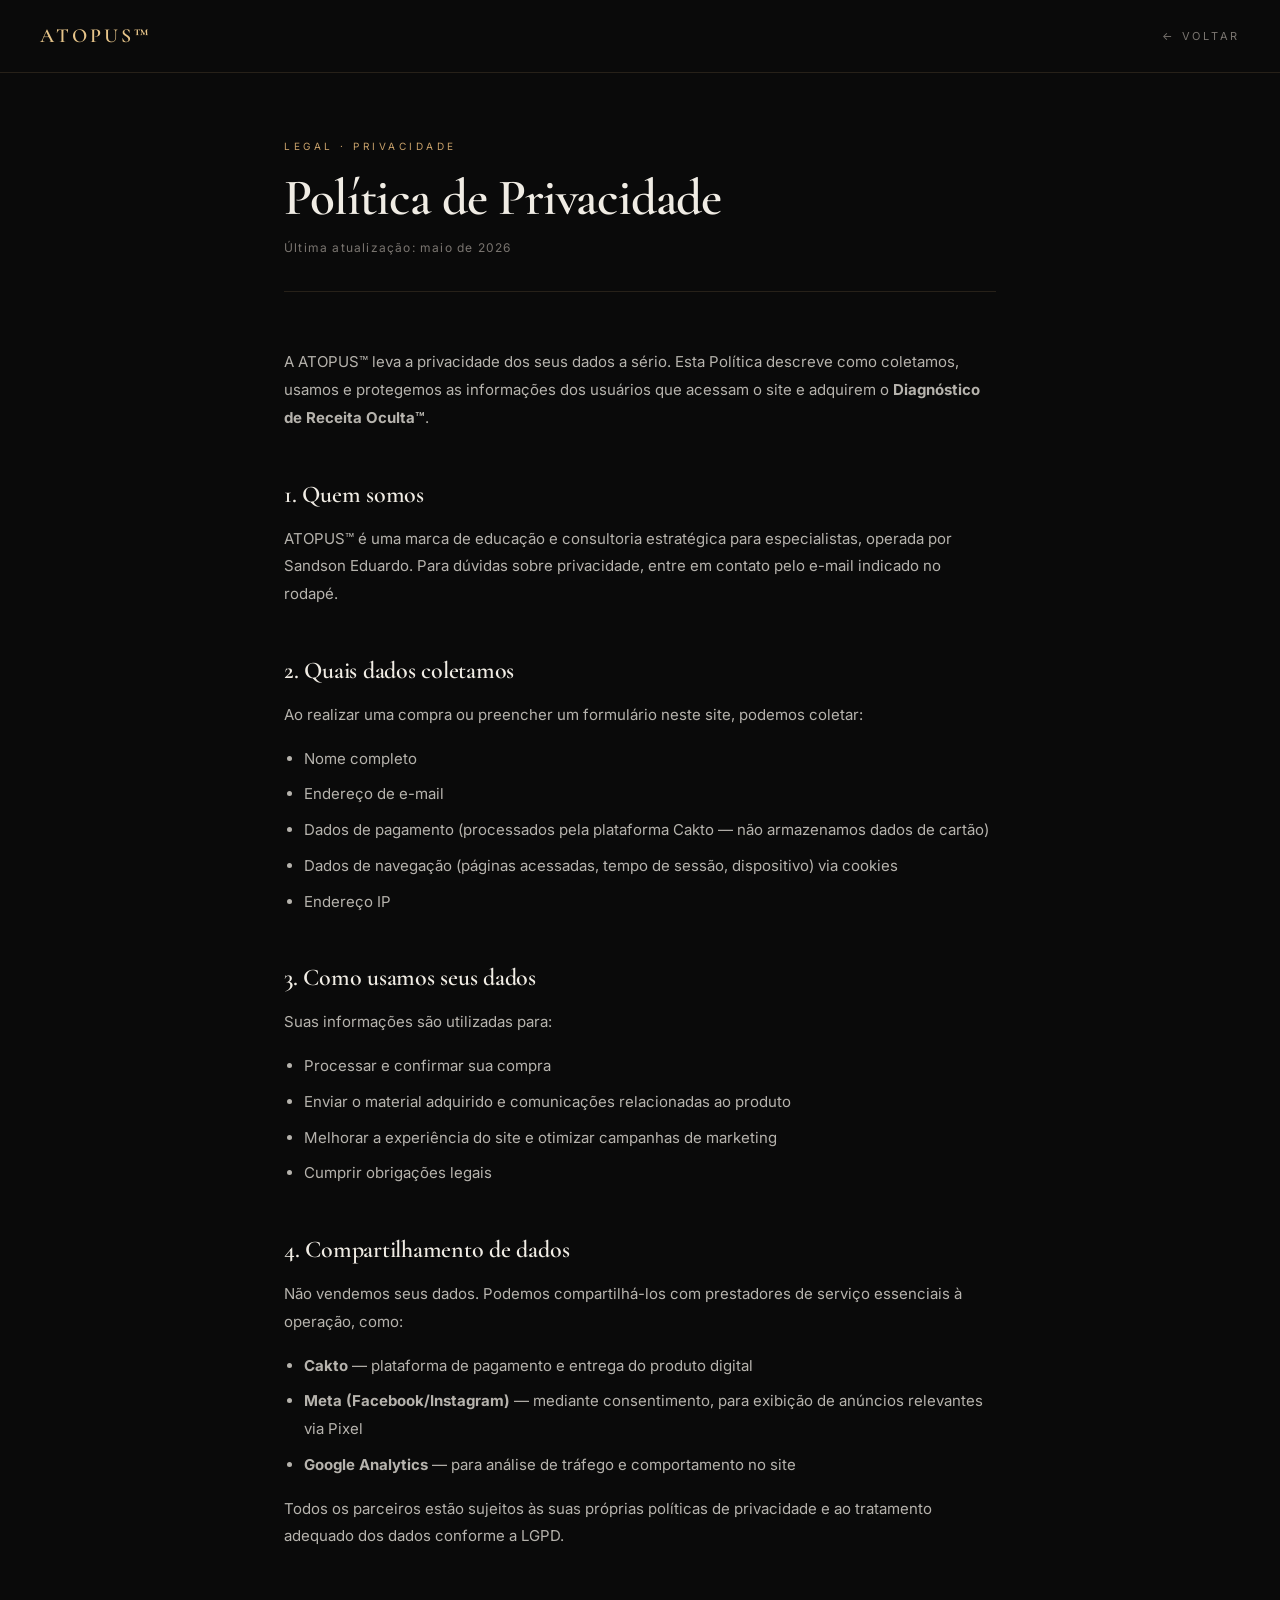
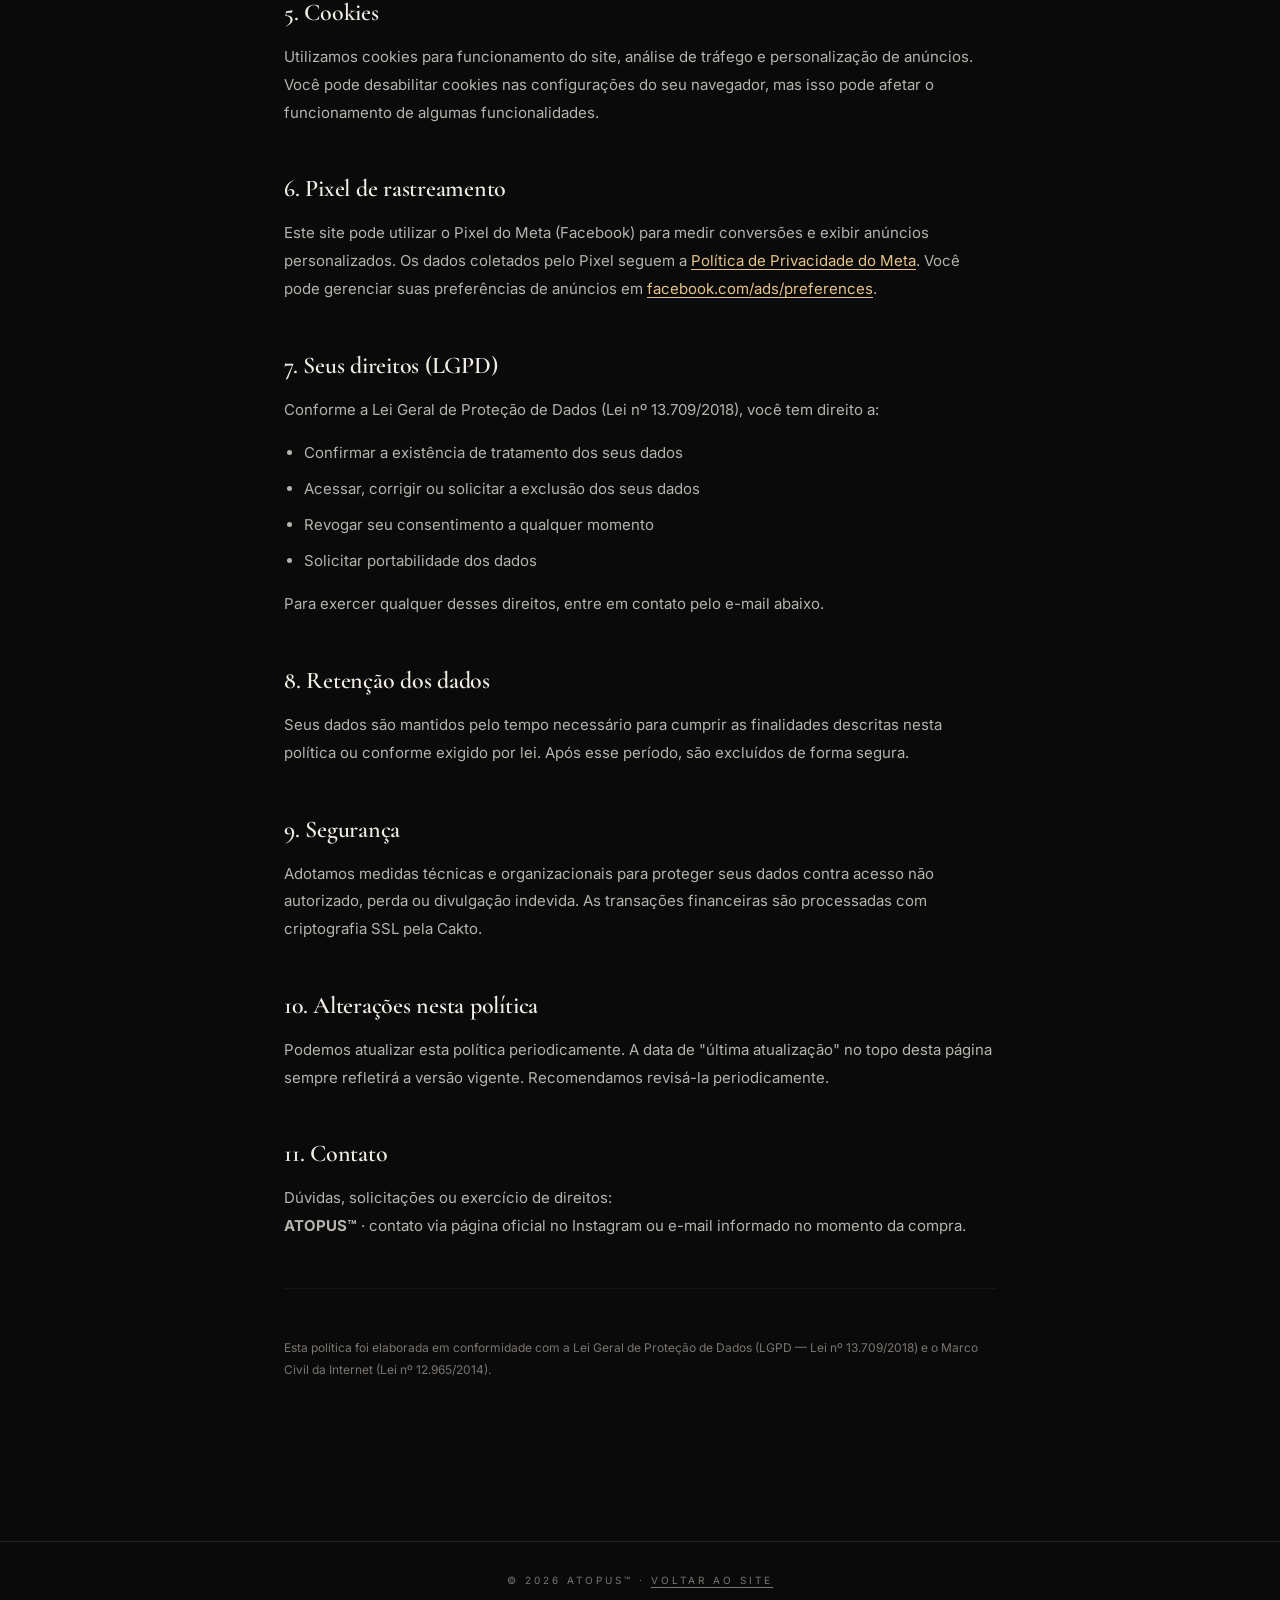
<file: politica-de-privacidade.html>
<!DOCTYPE html>
<html lang="pt-BR" class="dark">
<head>
  <meta charset="utf-8"/>
  <meta name="viewport" content="width=device-width, initial-scale=1"/>
  <title>Política de Privacidade · ATOPUS™</title>
  <meta name="robots" content="noindex"/>
  <link rel="preconnect" href="https://fonts.googleapis.com"/>
  <link rel="preconnect" href="https://fonts.gstatic.com" crossorigin="anonymous"/>
  <link rel="stylesheet" href="https://fonts.googleapis.com/css2?family=Cormorant+Garamond:ital,wght@0,300;0,400;0,500;0,600;0,700;1,400&family=Inter:wght@300;400;500;600;700&display=swap"/>
  <style>
    *, *::before, *::after { box-sizing: border-box; margin: 0; padding: 0; }

    :root {
      --gold: #c9a26b;
      --gold-bright: #e6c489;
      --bg: #0a0a0a;
      --fg: #f0ece4;
      --muted: #7a7570;
      --border: rgba(201,162,107,0.15);
      --card: rgba(255,255,255,0.03);
    }

    html { background: var(--bg); color: var(--fg); font-family: 'Inter', sans-serif; }

    body {
      min-height: 100vh;
      padding: 0;
      background: var(--bg);
    }

    header {
      border-bottom: 1px solid var(--border);
      padding: 24px 40px;
      display: flex;
      align-items: center;
      justify-content: space-between;
    }

    .logo {
      font-family: 'Cormorant Garamond', serif;
      font-size: 1.25rem;
      font-weight: 600;
      letter-spacing: 0.15em;
      color: var(--gold-bright);
      text-transform: uppercase;
      text-decoration: none;
    }

    .back {
      font-size: 11px;
      letter-spacing: 0.25em;
      text-transform: uppercase;
      color: var(--muted);
      text-decoration: none;
      transition: color 0.2s;
    }
    .back:hover { color: var(--gold-bright); }

    main {
      max-width: 760px;
      margin: 64px auto;
      padding: 0 24px 80px;
    }

    .tag {
      font-size: 10px;
      letter-spacing: 0.35em;
      text-transform: uppercase;
      color: var(--gold);
      margin-bottom: 16px;
    }

    h1 {
      font-family: 'Cormorant Garamond', serif;
      font-size: clamp(2rem, 5vw, 3.2rem);
      font-weight: 600;
      line-height: 1.05;
      letter-spacing: -0.02em;
      margin-bottom: 12px;
    }

    .updated {
      font-size: 12px;
      color: var(--muted);
      letter-spacing: 0.1em;
      margin-bottom: 56px;
      padding-bottom: 32px;
      border-bottom: 1px solid var(--border);
    }

    h2 {
      font-family: 'Cormorant Garamond', serif;
      font-size: 1.5rem;
      font-weight: 600;
      color: var(--fg);
      margin: 48px 0 16px;
      letter-spacing: -0.01em;
    }

    p {
      font-size: 15px;
      line-height: 1.85;
      color: rgba(240,236,228,0.75);
      margin-bottom: 16px;
    }

    ul {
      padding-left: 20px;
      margin-bottom: 16px;
    }

    ul li {
      font-size: 15px;
      line-height: 1.85;
      color: rgba(240,236,228,0.75);
      margin-bottom: 8px;
    }

    a { color: var(--gold-bright); text-decoration: underline; text-underline-offset: 3px; }

    .divider {
      height: 1px;
      background: var(--border);
      margin: 48px 0;
      opacity: 0.5;
    }

    footer {
      border-top: 1px solid var(--border);
      padding: 32px 40px;
      text-align: center;
      font-size: 10px;
      letter-spacing: 0.3em;
      text-transform: uppercase;
      color: var(--muted);
    }
  </style>
</head>
<body>

<header>
  <a class="logo" href="/">ATOPUS™</a>
  <a class="back" href="/">← Voltar</a>
</header>

<main>
  <p class="tag">Legal · Privacidade</p>
  <h1>Política de Privacidade</h1>
  <p class="updated">Última atualização: maio de 2026</p>

  <p>A ATOPUS™ leva a privacidade dos seus dados a sério. Esta Política descreve como coletamos, usamos e protegemos as informações dos usuários que acessam o site e adquirem o <strong>Diagnóstico de Receita Oculta™</strong>.</p>

  <h2>1. Quem somos</h2>
  <p>ATOPUS™ é uma marca de educação e consultoria estratégica para especialistas, operada por Sandson Eduardo. Para dúvidas sobre privacidade, entre em contato pelo e-mail indicado no rodapé.</p>

  <h2>2. Quais dados coletamos</h2>
  <p>Ao realizar uma compra ou preencher um formulário neste site, podemos coletar:</p>
  <ul>
    <li>Nome completo</li>
    <li>Endereço de e-mail</li>
    <li>Dados de pagamento (processados pela plataforma Cakto — não armazenamos dados de cartão)</li>
    <li>Dados de navegação (páginas acessadas, tempo de sessão, dispositivo) via cookies</li>
    <li>Endereço IP</li>
  </ul>

  <h2>3. Como usamos seus dados</h2>
  <p>Suas informações são utilizadas para:</p>
  <ul>
    <li>Processar e confirmar sua compra</li>
    <li>Enviar o material adquirido e comunicações relacionadas ao produto</li>
    <li>Melhorar a experiência do site e otimizar campanhas de marketing</li>
    <li>Cumprir obrigações legais</li>
  </ul>

  <h2>4. Compartilhamento de dados</h2>
  <p>Não vendemos seus dados. Podemos compartilhá-los com prestadores de serviço essenciais à operação, como:</p>
  <ul>
    <li><strong>Cakto</strong> — plataforma de pagamento e entrega do produto digital</li>
    <li><strong>Meta (Facebook/Instagram)</strong> — mediante consentimento, para exibição de anúncios relevantes via Pixel</li>
    <li><strong>Google Analytics</strong> — para análise de tráfego e comportamento no site</li>
  </ul>
  <p>Todos os parceiros estão sujeitos às suas próprias políticas de privacidade e ao tratamento adequado dos dados conforme a LGPD.</p>

  <h2>5. Cookies</h2>
  <p>Utilizamos cookies para funcionamento do site, análise de tráfego e personalização de anúncios. Você pode desabilitar cookies nas configurações do seu navegador, mas isso pode afetar o funcionamento de algumas funcionalidades.</p>

  <h2>6. Pixel de rastreamento</h2>
  <p>Este site pode utilizar o Pixel do Meta (Facebook) para medir conversões e exibir anúncios personalizados. Os dados coletados pelo Pixel seguem a <a href="https://www.facebook.com/privacy/explanation" target="_blank" rel="noopener">Política de Privacidade do Meta</a>. Você pode gerenciar suas preferências de anúncios em <a href="https://www.facebook.com/ads/preferences" target="_blank" rel="noopener">facebook.com/ads/preferences</a>.</p>

  <h2>7. Seus direitos (LGPD)</h2>
  <p>Conforme a Lei Geral de Proteção de Dados (Lei nº 13.709/2018), você tem direito a:</p>
  <ul>
    <li>Confirmar a existência de tratamento dos seus dados</li>
    <li>Acessar, corrigir ou solicitar a exclusão dos seus dados</li>
    <li>Revogar seu consentimento a qualquer momento</li>
    <li>Solicitar portabilidade dos dados</li>
  </ul>
  <p>Para exercer qualquer desses direitos, entre em contato pelo e-mail abaixo.</p>

  <h2>8. Retenção dos dados</h2>
  <p>Seus dados são mantidos pelo tempo necessário para cumprir as finalidades descritas nesta política ou conforme exigido por lei. Após esse período, são excluídos de forma segura.</p>

  <h2>9. Segurança</h2>
  <p>Adotamos medidas técnicas e organizacionais para proteger seus dados contra acesso não autorizado, perda ou divulgação indevida. As transações financeiras são processadas com criptografia SSL pela Cakto.</p>

  <h2>10. Alterações nesta política</h2>
  <p>Podemos atualizar esta política periodicamente. A data de "última atualização" no topo desta página sempre refletirá a versão vigente. Recomendamos revisá-la periodicamente.</p>

  <h2>11. Contato</h2>
  <p>Dúvidas, solicitações ou exercício de direitos:<br/>
  <strong>ATOPUS™</strong> · contato via página oficial no Instagram ou e-mail informado no momento da compra.</p>

  <div class="divider"></div>
  <p style="font-size:12px; color: var(--muted);">Esta política foi elaborada em conformidade com a Lei Geral de Proteção de Dados (LGPD — Lei nº 13.709/2018) e o Marco Civil da Internet (Lei nº 12.965/2014).</p>
</main>

<footer>
  © 2026 ATOPUS™ · <a href="/" style="color:inherit;">Voltar ao site</a>
</footer>

</body>
</html>
</file>
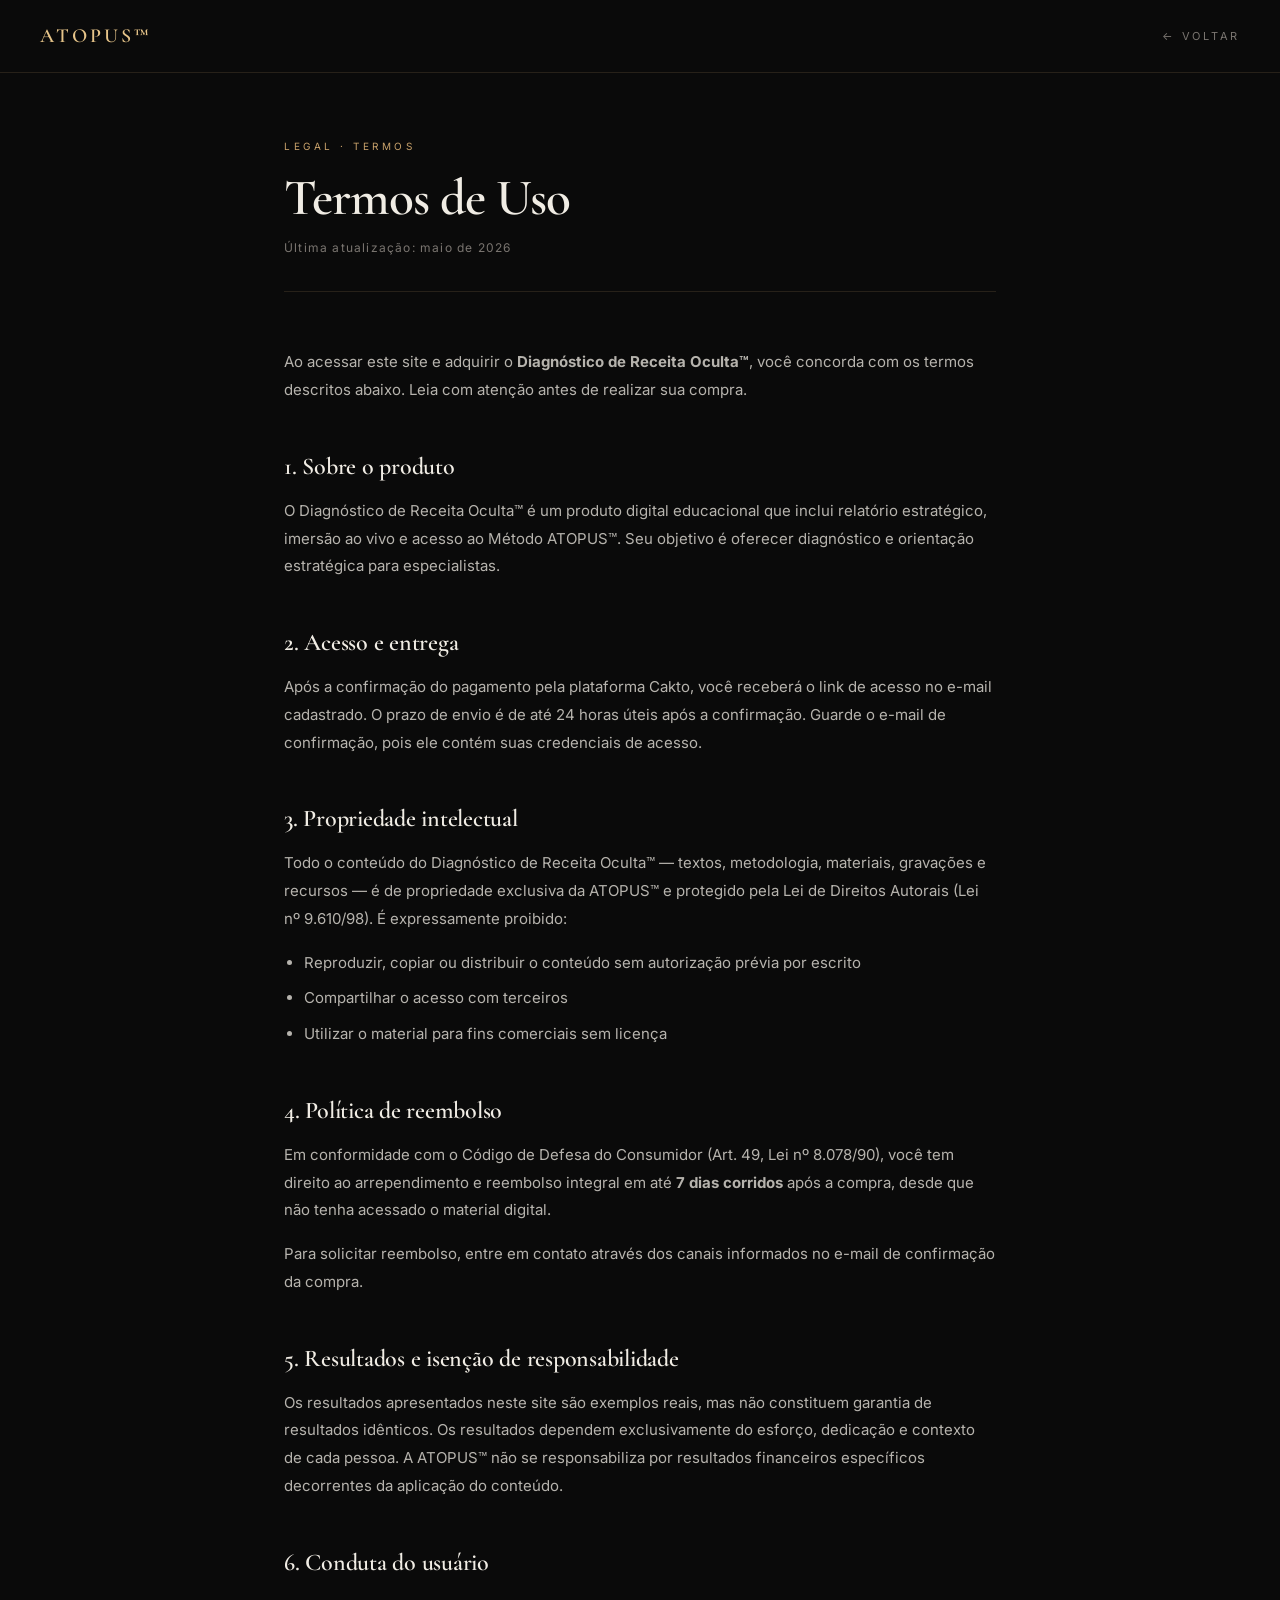
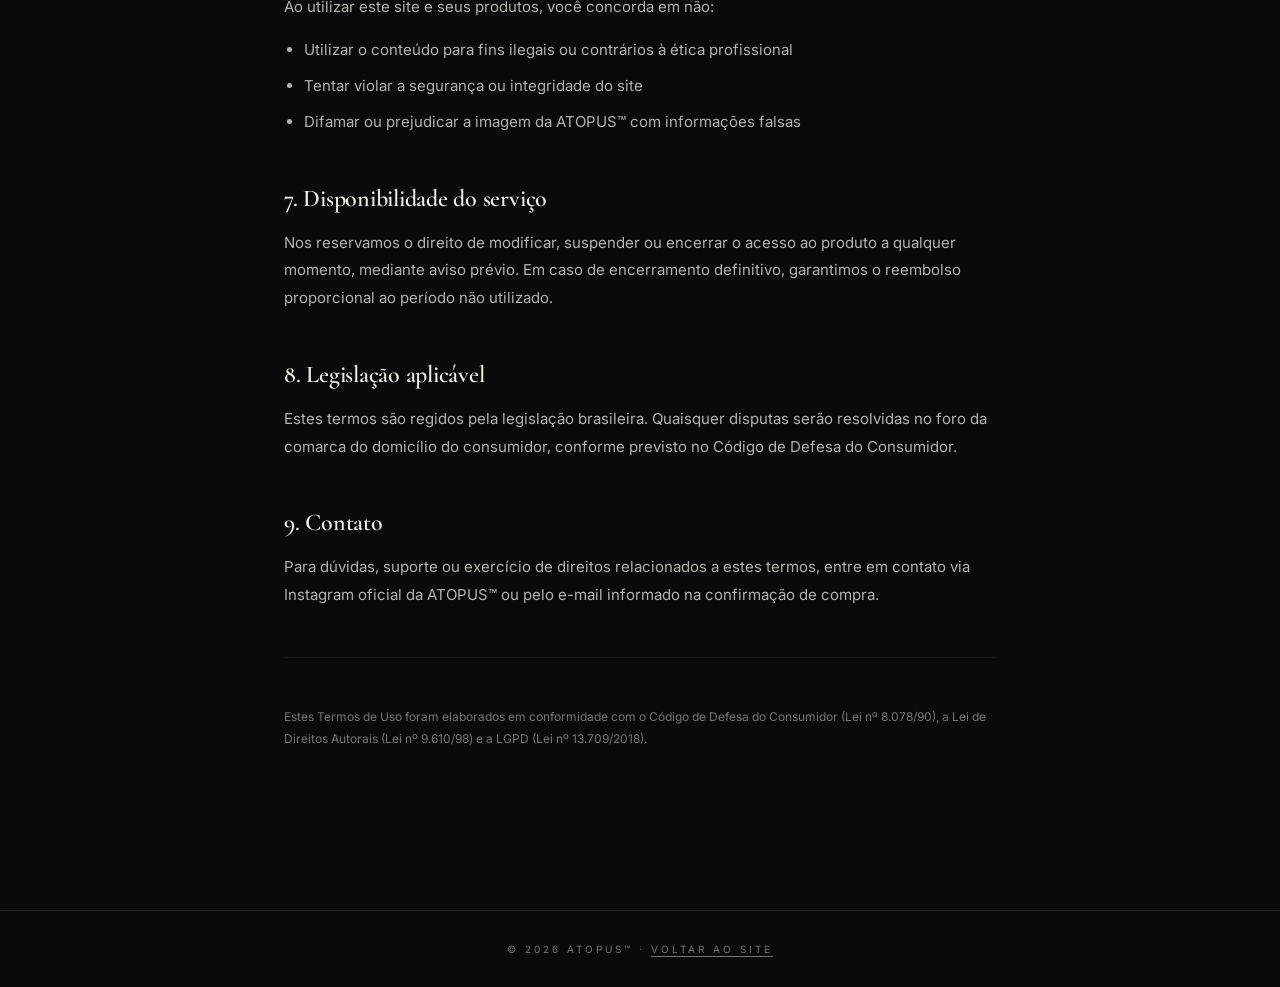
<file: termos-de-uso.html>
<!DOCTYPE html>
<html lang="pt-BR" class="dark">
<head>
  <meta charset="utf-8"/>
  <meta name="viewport" content="width=device-width, initial-scale=1"/>
  <title>Termos de Uso · ATOPUS™</title>
  <meta name="robots" content="noindex"/>
  <link rel="preconnect" href="https://fonts.googleapis.com"/>
  <link rel="preconnect" href="https://fonts.gstatic.com" crossorigin="anonymous"/>
  <link rel="stylesheet" href="https://fonts.googleapis.com/css2?family=Cormorant+Garamond:ital,wght@0,300;0,400;0,500;0,600;0,700;1,400&family=Inter:wght@300;400;500;600;700&display=swap"/>
  <style>
    *, *::before, *::after { box-sizing: border-box; margin: 0; padding: 0; }

    :root {
      --gold: #c9a26b;
      --gold-bright: #e6c489;
      --bg: #0a0a0a;
      --fg: #f0ece4;
      --muted: #7a7570;
      --border: rgba(201,162,107,0.15);
    }

    html { background: var(--bg); color: var(--fg); font-family: 'Inter', sans-serif; }
    body { min-height: 100vh; background: var(--bg); }

    header {
      border-bottom: 1px solid var(--border);
      padding: 24px 40px;
      display: flex;
      align-items: center;
      justify-content: space-between;
    }

    .logo {
      font-family: 'Cormorant Garamond', serif;
      font-size: 1.25rem;
      font-weight: 600;
      letter-spacing: 0.15em;
      color: var(--gold-bright);
      text-transform: uppercase;
      text-decoration: none;
    }

    .back {
      font-size: 11px;
      letter-spacing: 0.25em;
      text-transform: uppercase;
      color: var(--muted);
      text-decoration: none;
      transition: color 0.2s;
    }
    .back:hover { color: var(--gold-bright); }

    main { max-width: 760px; margin: 64px auto; padding: 0 24px 80px; }

    .tag { font-size: 10px; letter-spacing: 0.35em; text-transform: uppercase; color: var(--gold); margin-bottom: 16px; }

    h1 {
      font-family: 'Cormorant Garamond', serif;
      font-size: clamp(2rem, 5vw, 3.2rem);
      font-weight: 600;
      line-height: 1.05;
      letter-spacing: -0.02em;
      margin-bottom: 12px;
    }

    .updated {
      font-size: 12px;
      color: var(--muted);
      letter-spacing: 0.1em;
      margin-bottom: 56px;
      padding-bottom: 32px;
      border-bottom: 1px solid var(--border);
    }

    h2 {
      font-family: 'Cormorant Garamond', serif;
      font-size: 1.5rem;
      font-weight: 600;
      color: var(--fg);
      margin: 48px 0 16px;
      letter-spacing: -0.01em;
    }

    p { font-size: 15px; line-height: 1.85; color: rgba(240,236,228,0.75); margin-bottom: 16px; }

    ul { padding-left: 20px; margin-bottom: 16px; }
    ul li { font-size: 15px; line-height: 1.85; color: rgba(240,236,228,0.75); margin-bottom: 8px; }

    a { color: var(--gold-bright); text-decoration: underline; text-underline-offset: 3px; }

    .divider { height: 1px; background: var(--border); margin: 48px 0; opacity: 0.5; }

    footer {
      border-top: 1px solid var(--border);
      padding: 32px 40px;
      text-align: center;
      font-size: 10px;
      letter-spacing: 0.3em;
      text-transform: uppercase;
      color: var(--muted);
    }
  </style>
</head>
<body>

<header>
  <a class="logo" href="/">ATOPUS™</a>
  <a class="back" href="/">← Voltar</a>
</header>

<main>
  <p class="tag">Legal · Termos</p>
  <h1>Termos de Uso</h1>
  <p class="updated">Última atualização: maio de 2026</p>

  <p>Ao acessar este site e adquirir o <strong>Diagnóstico de Receita Oculta™</strong>, você concorda com os termos descritos abaixo. Leia com atenção antes de realizar sua compra.</p>

  <h2>1. Sobre o produto</h2>
  <p>O Diagnóstico de Receita Oculta™ é um produto digital educacional que inclui relatório estratégico, imersão ao vivo e acesso ao Método ATOPUS™. Seu objetivo é oferecer diagnóstico e orientação estratégica para especialistas.</p>

  <h2>2. Acesso e entrega</h2>
  <p>Após a confirmação do pagamento pela plataforma Cakto, você receberá o link de acesso no e-mail cadastrado. O prazo de envio é de até 24 horas úteis após a confirmação. Guarde o e-mail de confirmação, pois ele contém suas credenciais de acesso.</p>

  <h2>3. Propriedade intelectual</h2>
  <p>Todo o conteúdo do Diagnóstico de Receita Oculta™ — textos, metodologia, materiais, gravações e recursos — é de propriedade exclusiva da ATOPUS™ e protegido pela Lei de Direitos Autorais (Lei nº 9.610/98). É expressamente proibido:</p>
  <ul>
    <li>Reproduzir, copiar ou distribuir o conteúdo sem autorização prévia por escrito</li>
    <li>Compartilhar o acesso com terceiros</li>
    <li>Utilizar o material para fins comerciais sem licença</li>
  </ul>

  <h2>4. Política de reembolso</h2>
  <p>Em conformidade com o Código de Defesa do Consumidor (Art. 49, Lei nº 8.078/90), você tem direito ao arrependimento e reembolso integral em até <strong>7 dias corridos</strong> após a compra, desde que não tenha acessado o material digital.</p>
  <p>Para solicitar reembolso, entre em contato através dos canais informados no e-mail de confirmação da compra.</p>

  <h2>5. Resultados e isenção de responsabilidade</h2>
  <p>Os resultados apresentados neste site são exemplos reais, mas não constituem garantia de resultados idênticos. Os resultados dependem exclusivamente do esforço, dedicação e contexto de cada pessoa. A ATOPUS™ não se responsabiliza por resultados financeiros específicos decorrentes da aplicação do conteúdo.</p>

  <h2>6. Conduta do usuário</h2>
  <p>Ao utilizar este site e seus produtos, você concorda em não:</p>
  <ul>
    <li>Utilizar o conteúdo para fins ilegais ou contrários à ética profissional</li>
    <li>Tentar violar a segurança ou integridade do site</li>
    <li>Difamar ou prejudicar a imagem da ATOPUS™ com informações falsas</li>
  </ul>

  <h2>7. Disponibilidade do serviço</h2>
  <p>Nos reservamos o direito de modificar, suspender ou encerrar o acesso ao produto a qualquer momento, mediante aviso prévio. Em caso de encerramento definitivo, garantimos o reembolso proporcional ao período não utilizado.</p>

  <h2>8. Legislação aplicável</h2>
  <p>Estes termos são regidos pela legislação brasileira. Quaisquer disputas serão resolvidas no foro da comarca do domicílio do consumidor, conforme previsto no Código de Defesa do Consumidor.</p>

  <h2>9. Contato</h2>
  <p>Para dúvidas, suporte ou exercício de direitos relacionados a estes termos, entre em contato via Instagram oficial da ATOPUS™ ou pelo e-mail informado na confirmação de compra.</p>

  <div class="divider"></div>
  <p style="font-size:12px; color: var(--muted);">Estes Termos de Uso foram elaborados em conformidade com o Código de Defesa do Consumidor (Lei nº 8.078/90), a Lei de Direitos Autorais (Lei nº 9.610/98) e a LGPD (Lei nº 13.709/2018).</p>
</main>

<footer>
  © 2026 ATOPUS™ · <a href="/" style="color:inherit;">Voltar ao site</a>
</footer>

</body>
</html>
</file>
